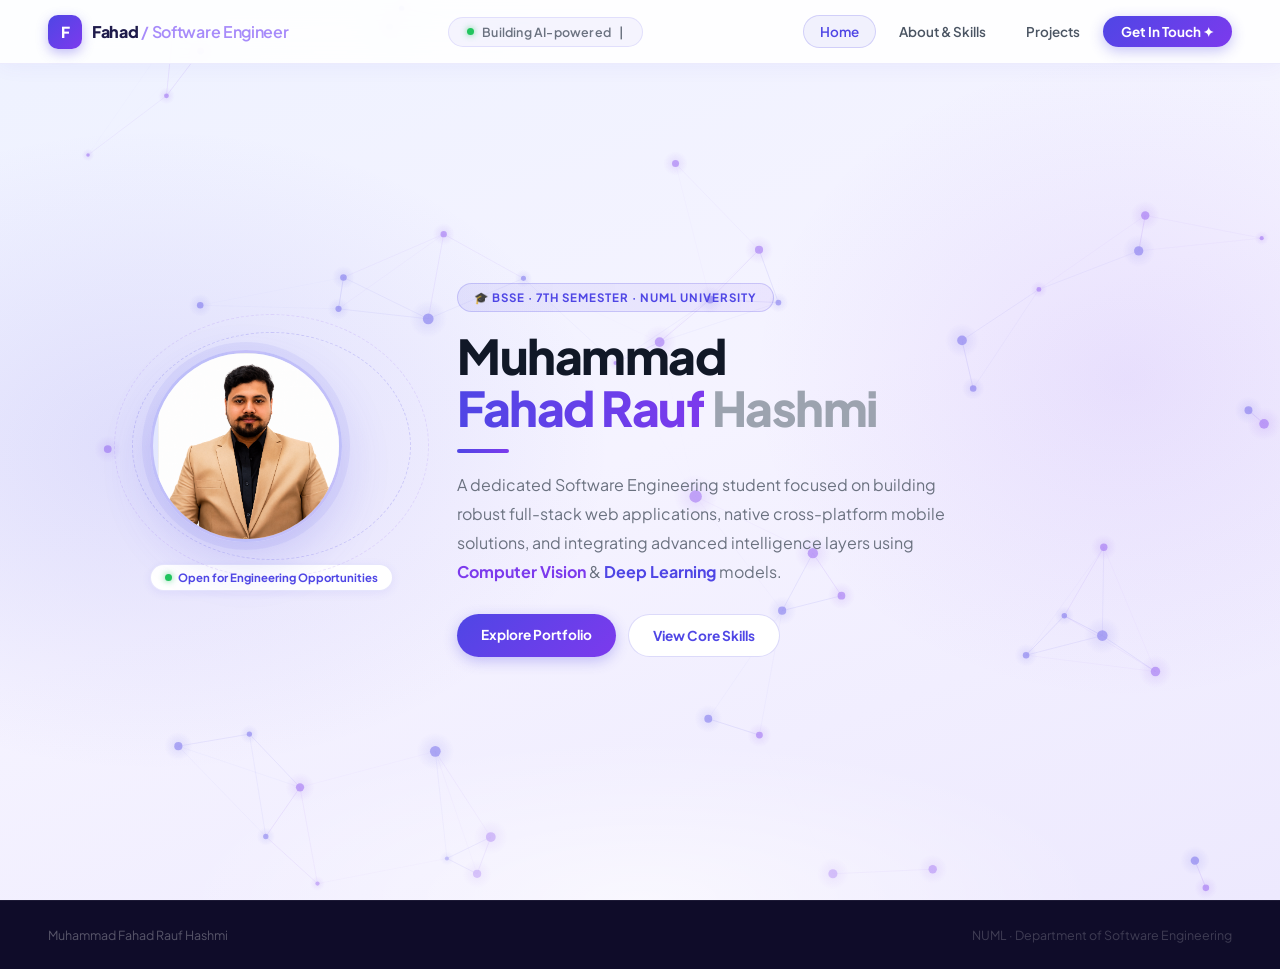
<file: index.html>
<!DOCTYPE html>
<html lang="en">

<head>
  <meta charset="UTF-8" />
  <meta name="viewport" content="width=device-width, initial-scale=1.0" />
  <title>Fahad | Software Engineer Portfolio</title>
  <link rel="icon" type="image/svg+xml"
    href="data:image/svg+xml,<svg xmlns='http://www.w3.org/2000/svg' viewBox='0 0 32 32'><rect width='32' height='32' rx='9' fill='url(%23g)'/><linearGradient id='g' x1='0%27 y1='0%27 x2='100%27 y2='100%27><stop offset='0%25' stop-color='%234f46e5'/><stop offset='100%25' stop-color='%237c3aed'/></linearGradient><text x='50%25' y='55%25' dominant-baseline='middle' text-anchor='middle' fill='%23fff' font-family='sans-serif' font-weight='900' font-size='18'>F</text></svg>">
  <link href="https://fonts.googleapis.com/css2?family=Plus+Jakarta+Sans:wght@400;500;600;700;800&display=swap"
    rel="stylesheet" />
  <link href="https://unpkg.com/aos@2.3.4/dist/aos.css" rel="stylesheet" />
  <link rel="stylesheet" href="./assets/style.css">
  <script src="https://unpkg.com/aos@2.3.4/dist/aos.js"></script>
</head>

<body>

  <!-- ══════════ NAVBAR ══════════ -->
  <nav id="navbar">
    <!-- Brand -->
    <div class="nav-brand">
      <div class="brand-badge">F</div>
      <span class="brand-text">
        Fahad <span class="brand-sub">/ Software Engineer</span>
      </span>
    </div>

    <!-- Center — typing tagline -->
    <div class="nav-center">
      <span class="pulse-dot"></span>
      <span id="nav-type"></span><span id="nav-cursor">|</span>
    </div>
    <!-- Hamburger -->
    <div class="hamburger" id="hamburger">
      <span></span>
      <span></span>
      <span></span>
    </div>

    <!-- Links -->
    <div class="nav-links" id="nav-links">
      <a href="index.html" class="nav-link active">Home</a>
      <a href="about.html" class="nav-link">About & Skills</a>
      <a href="projects.html" class="nav-link">Projects</a>
      <a href="contact.html" class="nav-cta">Get In Touch ✦</a>
    </div>
  </nav>

  <!-- ══════════ HERO SECTION ══════════ -->
  <section id="home" class="hero-sec">
    <!-- Neural Network Canvas -->
    <canvas id="neural-canvas"></canvas>
    <div class="radial-overlays"></div>

    <div class="hero-inner">
      <!-- Avatar Wrapper -->
      <div class="avatar-wrap" data-aos="fade-right" data-aos-duration="700">
        <div class="avatar-animation-container">
          <div class="orbit-ring-outer"></div>
          <div class="orbit-ring-inner"></div>
          <div class="avatar-circle">
            <img src="./assets/Fahad_pic.png" alt="Muhammad Fahad"
              style="width: 100%; height: 100%; object-fit: cover;">
            <div class="avatar-shine"></div>
          </div>
        </div>
        <div class="status-pill">
          <span class="pulse-dot"></span>
          Open for Engineering Opportunities
        </div>
      </div>

      <!-- Hero Core Content -->
      <div class="hero-text-block" data-aos="fade-left" data-aos-duration="700" data-aos-delay="100">
        <div class="degree-badge">
          🎓 BSSE · 7th Semester · NUML University
        </div>

        <h1 class="hero-name">
          Muhammad<br />
          <span class="shimmer-text">Fahad Rauf</span>
          <span class="surname-text"> Hashmi</span>
        </h1>

        <div class="accent-line"></div>

        <p class="hero-intro">
          A dedicated Software Engineering student focused on building robust full-stack web applications, native
          cross-platform mobile solutions, and integrating advanced intelligence layers using
          <span class="highlight-purple">Computer Vision</span> &
          <span class="highlight-indigo">Deep Learning</span> models.
        </p>

        <div class="hero-action-buttons">
          <a href="projects.html" class="hero-btn-primary">Explore Portfolio</a>
          <a href="about.html" class="hero-btn-secondary">View Core Skills</a>
        </div>
      </div>
    </div>
  </section>

  <!-- ══════════ FOOTER ══════════ -->
  <footer>
    <span class="footer-meta">Muhammad Fahad Rauf Hashmi</span>
    <span class="footer-inst">NUML · Department of Software Engineering</span>
  </footer>

  <script src="./assets/script.js"></script>
</body>

</html>
</file>
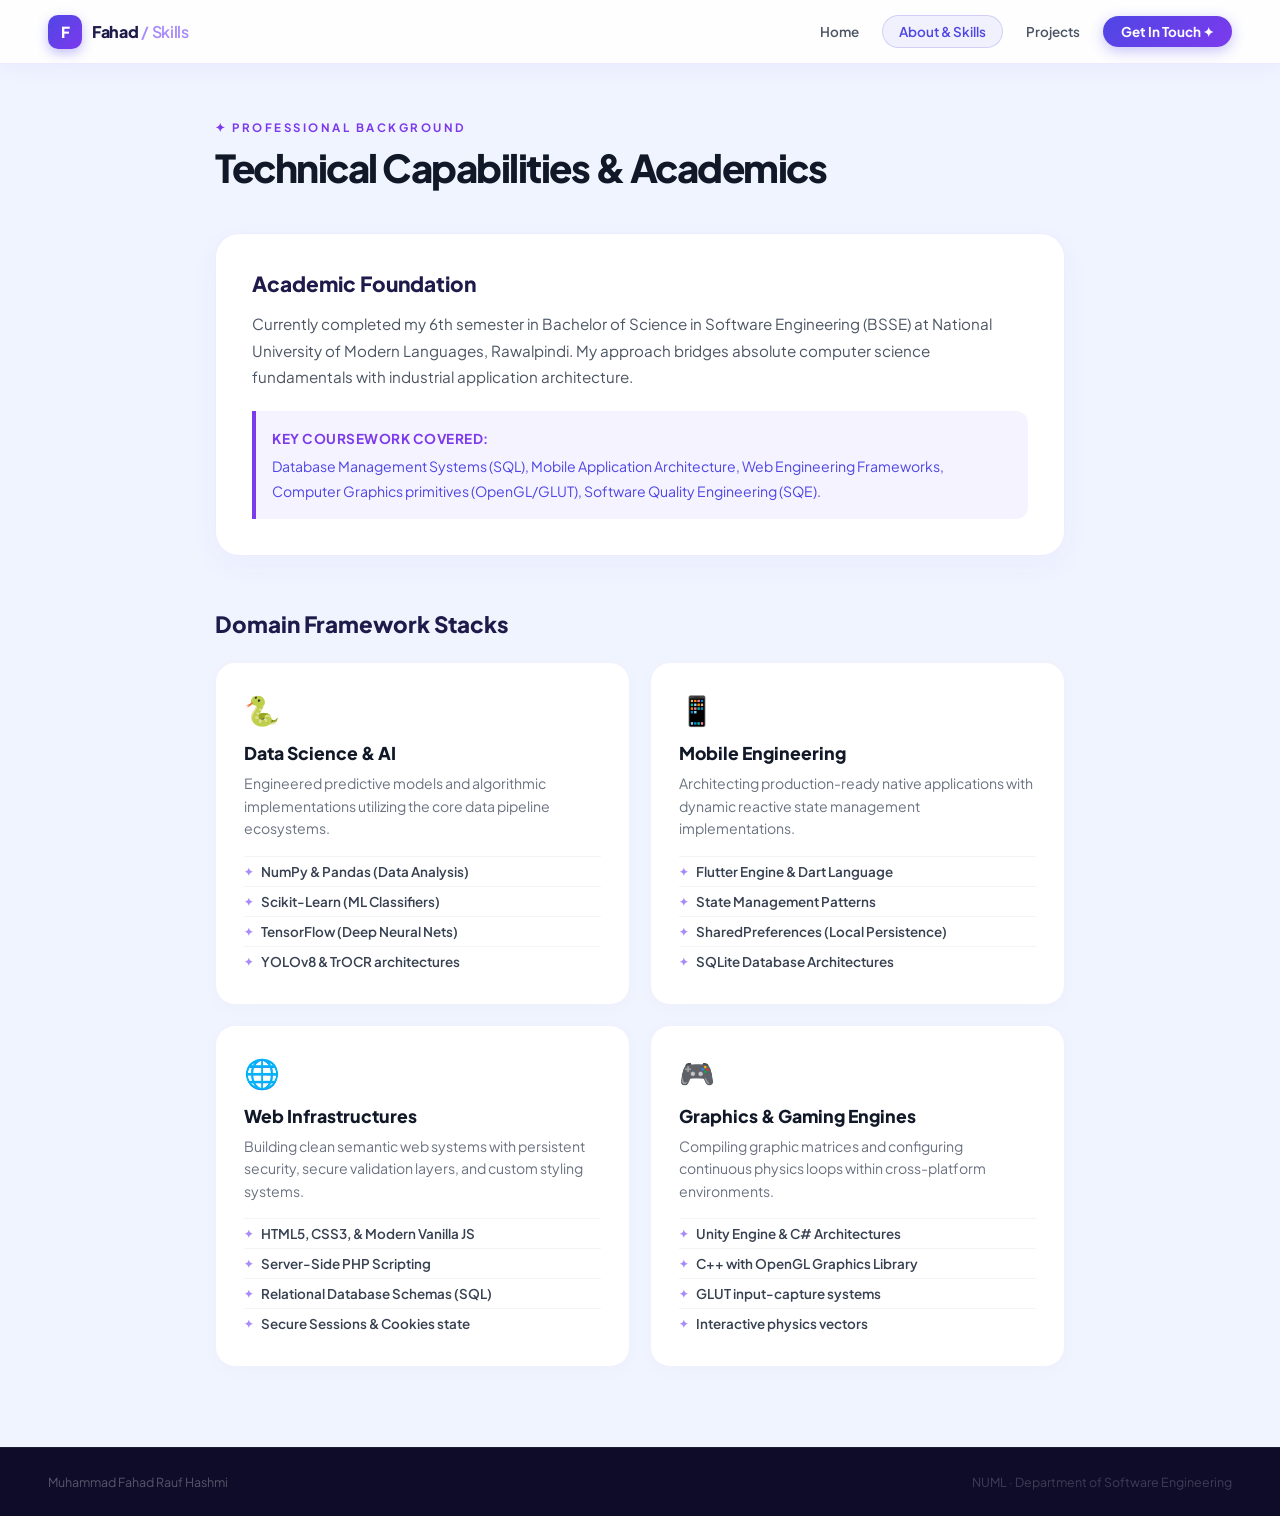
<file: about.html>
<!DOCTYPE html>
<html lang="en">

<head>
  <meta charset="UTF-8" />
  <meta name="viewport" content="width=device-width, initial-scale=1.0" />
  <title>About & Skills | Fahad</title>
  <link rel="icon" type="image/svg+xml"
    href="data:image/svg+xml,<svg xmlns='http://www.w3.org/2000/svg' viewBox='0 0 32 32'><rect width='32' height='32' rx='9' fill='url(%23g)'/><linearGradient id='g' x1='0%27 y1='0%27 x2='100%27 y2='100%27><stop offset='0%25' stop-color='%234f46e5'/><stop offset='100%25' stop-color='%237c3aed'/></linearGradient><text x='50%25' y='55%25' dominant-baseline='middle' text-anchor='middle' fill='%23fff' font-family='sans-serif' font-weight='900' font-size='18'>F</text></svg>">
  <link href="https://fonts.googleapis.com/css2?family=Plus+Jakarta+Sans:wght@400;500;600;700;800&display=swap"
    rel="stylesheet" />
  <link href="https://unpkg.com/aos@2.3.4/dist/aos.css" rel="stylesheet" />
  <link rel="stylesheet" href="./assets/style.css">
  <script src="https://unpkg.com/aos@2.3.4/dist/aos.js"></script>
</head>

<body>

  <nav id="navbar">
    <div class="nav-brand">
      <div class="brand-badge">F</div>
      <span class="brand-text">Fahad <span class="brand-sub">/ Skills</span></span>
    </div>

    <!-- Hamburger -->
    <div class="hamburger" id="hamburger">
      <span></span>
      <span></span>
      <span></span>
    </div>
    <div class="nav-links" id="nav-links">
      <a href="index.html" class="nav-link">Home</a>
      <a href="about.html" class="nav-link active">About & Skills</a>
      <a href="projects.html" class="nav-link">Projects</a>
      <a href="contact.html" class="nav-cta">Get In Touch ✦</a>
    </div>
  </nav>

  <section class="subpage-sec">
    <div class="container-mid">
      <div data-aos="fade-up" data-aos-duration="700">
        <div class="section-tag">✦ Professional Background</div>
        <h2 class="section-heading text-dark">Technical Capabilities & Academics</h2>
      </div>

      <!-- Biography & Motivation Section (Derived from your internal AI motivations) -->
      <div class="about-grid" data-aos="fade-up" data-aos-duration="800">
        <div class="about-card-main">
          <h3>Academic Foundation</h3>
          <p>Currently completed my 6th semester in Bachelor of Science in Software Engineering (BSSE) at National
            University of Modern Languages, Rawalpindi. My approach bridges absolute computer science fundamentals with
            industrial application architecture.</p>

          <div class="academic-meta-box">
            <strong>Key Coursework Covered:</strong>
            <p>Database Management Systems (SQL), Mobile Application Architecture, Web Engineering Frameworks, Computer
              Graphics primitives (OpenGL/GLUT), Software Quality Engineering (SQE).</p>
          </div>
        </div>
      </div>

      <!-- Core Skills Multi-Grid Layout -->
      <h3 class="subsection-title" data-aos="fade-up">Domain Framework Stacks</h3>
      <div class="skills-matrix">

        <!-- AI / Data Science Stack -->
        <div class="matrix-card" data-aos="zoom-in" data-aos-delay="100">
          <div class="matrix-icon">🐍</div>
          <h4>Data Science & AI</h4>
          <p>Engineered predictive models and algorithmic implementations utilizing the core data pipeline ecosystems.
          </p>
          <ul>
            <li>NumPy & Pandas (Data Analysis)</li>
            <li>Scikit-Learn (ML Classifiers)</li>
            <li>TensorFlow (Deep Neural Nets)</li>
            <li>YOLOv8 & TrOCR architectures</li>
          </ul>
        </div>

        <!-- Mobile Application Development -->
        <div class="matrix-card" data-aos="zoom-in" data-aos-delay="200">
          <div class="matrix-icon">📱</div>
          <h4>Mobile Engineering</h4>
          <p>Architecting production-ready native applications with dynamic reactive state management implementations.
          </p>
          <ul>
            <li>Flutter Engine & Dart Language</li>
            <li>State Management Patterns</li>
            <li>SharedPreferences (Local Persistence)</li>
            <li>SQLite Database Architectures</li>
          </ul>
        </div>

        <!-- Web Engineering Architecture -->
        <div class="matrix-card" data-aos="zoom-in" data-aos-delay="300">
          <div class="matrix-icon">🌐</div>
          <h4>Web Infrastructures</h4>
          <p>Building clean semantic web systems with persistent security, secure validation layers, and custom styling
            systems.</p>
          <ul>
            <li>HTML5, CSS3, & Modern Vanilla JS</li>
            <li>Server-Side PHP Scripting</li>
            <li>Relational Database Schemas (SQL)</li>
            <li>Secure Sessions & Cookies state</li>
          </ul>
        </div>

        <!-- Game & Graphics Computing -->
        <div class="matrix-card" data-aos="zoom-in" data-aos-delay="400">
          <div class="matrix-icon">🎮</div>
          <h4>Graphics & Gaming Engines</h4>
          <p>Compiling graphic matrices and configuring continuous physics loops within cross-platform environments.</p>
          <ul>
            <li>Unity Engine & C# Architectures</li>
            <li>C++ with OpenGL Graphics Library</li>
            <li>GLUT input-capture systems</li>
            <li>Interactive physics vectors</li>
          </ul>
        </div>

      </div>
    </div>
  </section>

  <footer>
    <span class="footer-meta">Muhammad Fahad Rauf Hashmi</span>
    <span class="footer-inst">NUML · Department of Software Engineering</span>
  </footer>

  <script src="./assets/script.js"></script>
</body>

</html>
</file>
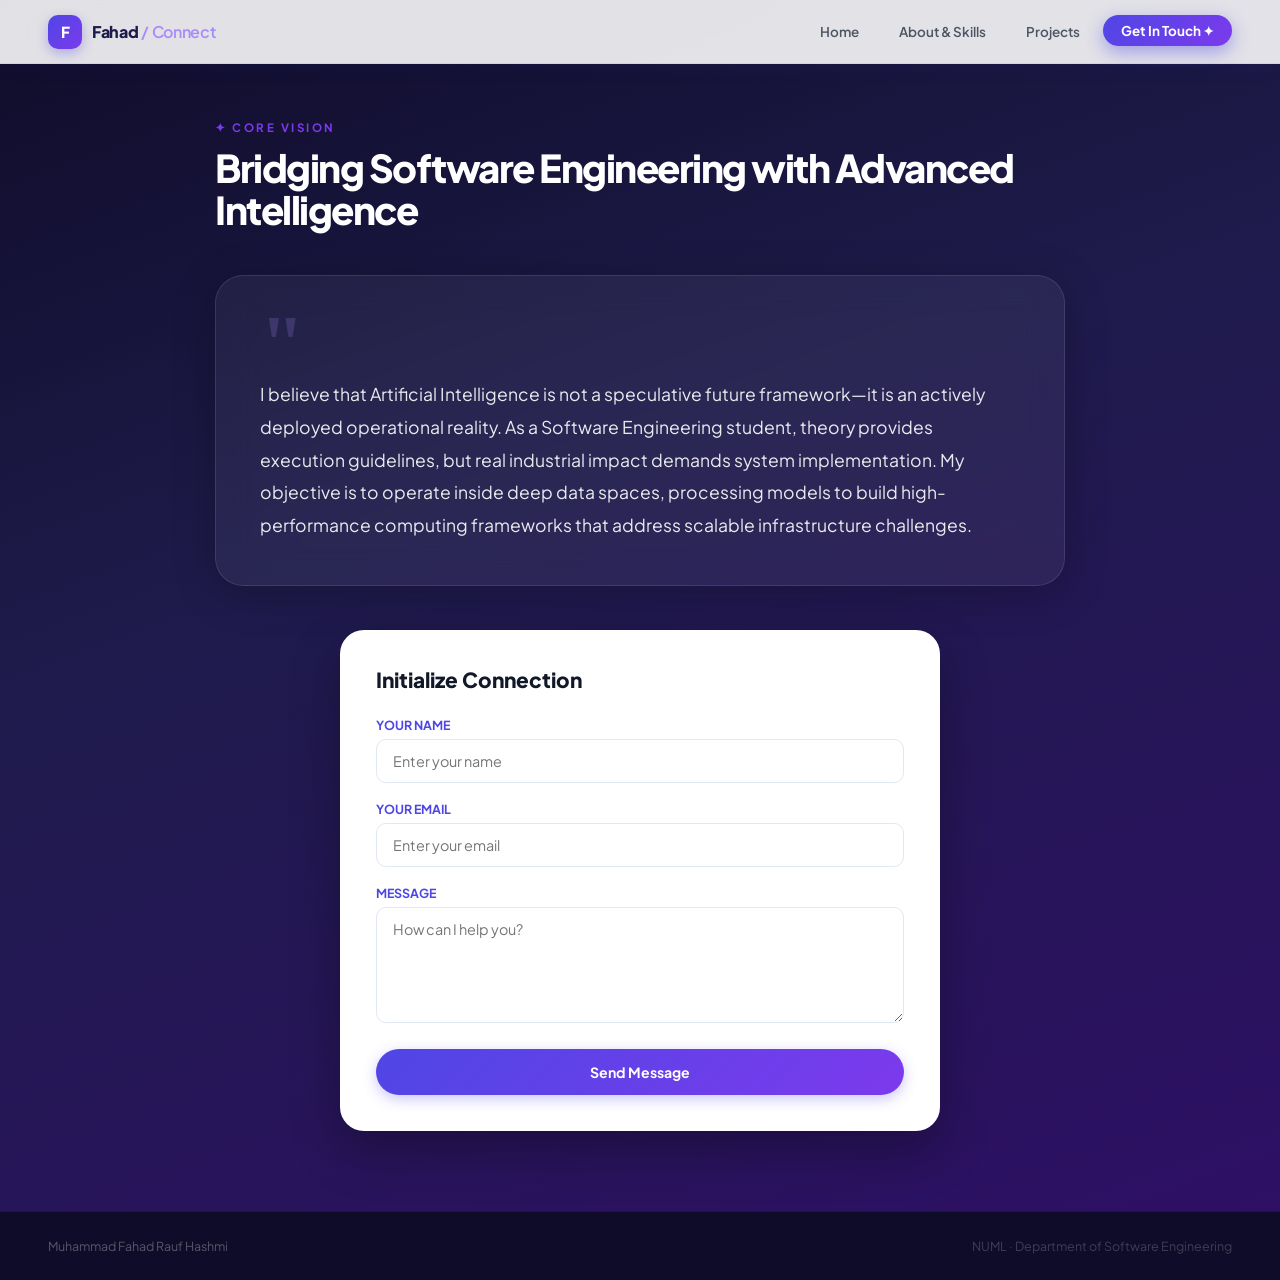
<file: contact.html>
<!DOCTYPE html>
<html lang="en">

<head>
  <meta charset="UTF-8" />
  <meta name="viewport" content="width=device-width, initial-scale=1.0" />
  <title>Connect | Fahad</title>
  <link rel="icon" type="image/svg+xml"
    href="data:image/svg+xml,<svg xmlns='http://www.w3.org/2000/svg' viewBox='0 0 32 32'><rect width='32' height='32' rx='9' fill='url(%23g)'/><linearGradient id='g' x1='0%27 y1='0%27 x2='100%27 y2='100%27><stop offset='0%25' stop-color='%234f46e5'/><stop offset='100%25' stop-color='%237c3aed'/></linearGradient><text x='50%25' y='55%25' dominant-baseline='middle' text-anchor='middle' fill='%23fff' font-family='sans-serif' font-weight='900' font-size='18'>F</text></svg>">
  <link href="https://fonts.googleapis.com/css2?family=Plus+Jakarta+Sans:wght@400;500;600;700;800&display=swap"
    rel="stylesheet" />
  <link href="https://unpkg.com/aos@2.3.4/dist/aos.css" rel="stylesheet" />
  <link rel="stylesheet" href="./assets/style.css">
  <script src="https://unpkg.com/aos@2.3.4/dist/aos.js"></script>
</head>

<body>

  <nav id="navbar">
    <div class="nav-brand">
      <div class="brand-badge">F</div>
      <span class="brand-text">Fahad <span class="brand-sub">/ Connect</span></span>
    </div>
    <!-- Hamburger -->
    <div class="hamburger" id="hamburger">
      <span></span>
      <span></span>
      <span></span>
    </div>
    <div class="nav-links" id="nav-links">
      <a href="index.html" class="nav-link">Home</a>
      <a href="about.html" class="nav-link">About & Skills</a>
      <a href="projects.html" class="nav-link">Projects</a>
      <a href="contact.html" class="nav-cta active">Get In Touch ✦</a>
    </div>
  </nav>

  <!-- Modified "Why AI" into Core Professional Vision Block -->
  <section class="vision-and-contact-sec">
    <div class="container-mid">

      <div data-aos="fade-up" data-aos-duration="700">
        <div class="section-tag">✦ Core Vision</div>
        <h2 class="section-heading text-light">Bridging Software Engineering with Advanced Intelligence</h2>
      </div>

      <!-- The original "Why AI" motivation block updated seamlessly for English audience -->
      <div class="vision-card-wrap" data-aos="fade-up" data-aos-duration="800">
        <div class="quote-mark">"</div>
        <p class="vision-statement-para">
          I believe that Artificial Intelligence is not a speculative future framework—it is an actively deployed
          operational reality. As a Software Engineering student, theory provides execution guidelines, but real
          industrial impact demands system implementation. My objective is to operate inside deep data spaces,
          processing models to build high-performance computing frameworks that address scalable infrastructure
          challenges.
        </p>
      </div>

      <!-- Contact Form Container -->
      <div class="contact-box-layout" data-aos="fade-up" data-aos-delay="200">
        <h3>Initialize Connection</h3>
        <form action="https://formspree.io/f/maqgboyn" method="POST" class="portfolio-contact-form">

          <div class="form-input-group">
            <label for="name">Your Name</label>
            <input type="text" id="name" name="name" required placeholder="Enter your name">
          </div>

          <div class="form-input-group">
            <label for="email">Your Email</label>
            <input type="email" id="email" name="_replyto" required placeholder="Enter your email">
          </div>

          <div class="form-input-group">
            <label for="message">Message</label>
            <textarea id="message" name="message" rows="5" required placeholder="How can I help you?"></textarea>
          </div>

          <button type="submit" class="contact-submit-btn">Send Message</button>
        </form>
      </div>

    </div>
  </section>

  <footer>
    <span class="footer-meta">Muhammad Fahad Rauf Hashmi</span>
    <span class="footer-inst">NUML · Department of Software Engineering</span>
  </footer>

  <script src="./assets/script.js"></script>
</body>

</html>
</file>
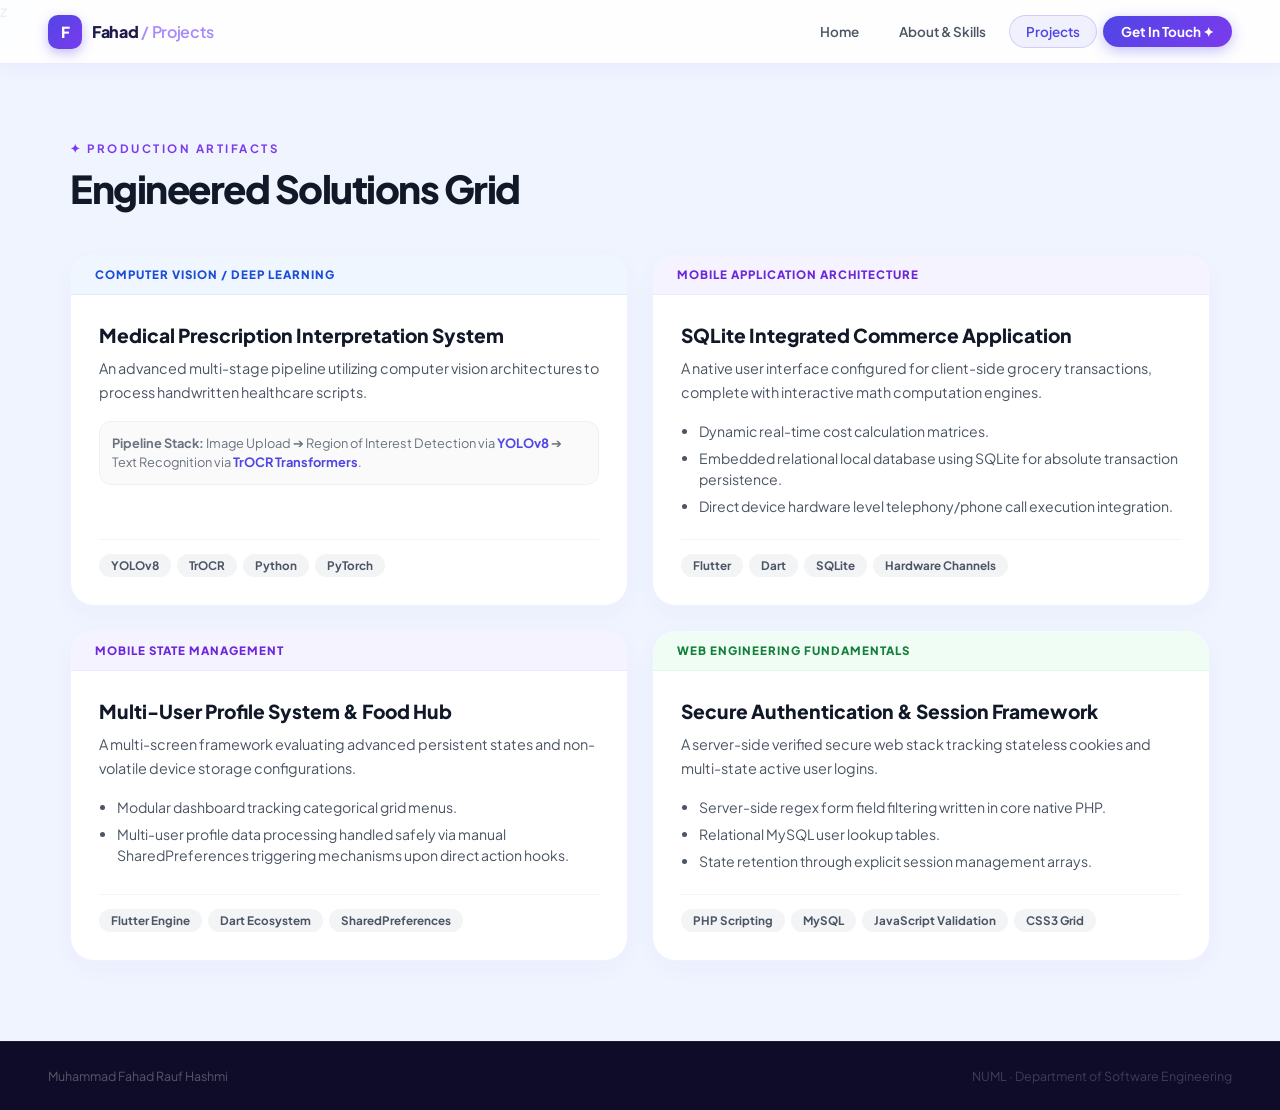
<file: projects.html>
z
<!DOCTYPE html>
<html lang="en">

<head>
  <meta charset="UTF-8" />
  <meta name="viewport" content="width=device-width, initial-scale=1.0" />
  <title>Engineering Showcase | Fahad</title>
  <link rel="icon" type="image/svg+xml"
    href="data:image/svg+xml,<svg xmlns='http://www.w3.org/2000/svg' viewBox='0 0 32 32'><rect width='32' height='32' rx='9' fill='url(%23g)'/><linearGradient id='g' x1='0%27 y1='0%27 x2='100%27 y2='100%27><stop offset='0%25' stop-color='%234f46e5'/><stop offset='100%25' stop-color='%237c3aed'/></linearGradient><text x='50%25' y='55%25' dominant-baseline='middle' text-anchor='middle' fill='%23fff' font-family='sans-serif' font-weight='900' font-size='18'>F</text></svg>">
  <link href="https://fonts.googleapis.com/css2?family=Plus+Jakarta+Sans:wght@400;500;600;700;800&display=swap"
    rel="stylesheet" />
  <link href="https://unpkg.com/aos@2.3.4/dist/aos.css" rel="stylesheet" />
  <link rel="stylesheet" href="./assets/style.css">
  <script src="https://unpkg.com/aos@2.3.4/dist/aos.js"></script>
</head>

<body>

  <nav id="navbar">
    <div class="nav-brand">
      <div class="brand-badge">F</div>
      <span class="brand-text">Fahad <span class="brand-sub">/ Projects</span></span>
    </div>
    <!-- Hamburger -->
    <div class="hamburger" id="hamburger">
      <span></span>
      <span></span>
      <span></span>
    </div>
    <div class="nav-links" id="nav-links">
      <a href="index.html" class="nav-link">Home</a>
      <a href="about.html" class="nav-link">About & Skills</a>
      <a href="projects.html" class="nav-link active">Projects</a>
      <a href="contact.html" class="nav-cta">Get In Touch ✦</a>
    </div>
  </nav>

  <section class="subpage-sec">
    <div class="container-wide">
      <div data-aos="fade-up" data-aos-duration="700">
        <div class="section-tag">✦ Production Artifacts</div>
        <h2 class="section-heading text-dark">Engineered Solutions Grid</h2>
      </div>

      <div class="projects-grid">

        <!-- Project 1: FYP Prescription Interpretation System -->
        <div class="project-show-card" data-aos="fade-up" data-aos-delay="100">
          <div class="project-card-header tag-ai">Computer Vision / Deep Learning</div>
          <div class="project-card-body">
            <h4>Medical Prescription Interpretation System</h4>
            <p>An advanced multi-stage pipeline utilizing computer vision architectures to process handwritten
              healthcare scripts.</p>
            <div class="pipeline-flow">
              <strong>Pipeline Stack:</strong> Image Upload ➔ Region of Interest Detection via <span>YOLOv8</span> ➔
              Text Recognition via <span>TrOCR Transformers</span>.
            </div>
            <div class="tech-tags-list">
              <span>YOLOv8</span><span>TrOCR</span><span>Python</span><span>PyTorch</span>
            </div>
          </div>
        </div>

        <!-- Project 2: Flutter Grocery Application -->
        <div class="project-show-card" data-aos="fade-up" data-aos-delay="200">
          <div class="project-card-header tag-mobile">Mobile Application Architecture</div>
          <div class="project-card-body">
            <h4>SQLite Integrated Commerce Application</h4>
            <p>A native user interface configured for client-side grocery transactions, complete with interactive math
              computation engines.</p>
            <ul>
              <li>Dynamic real-time cost calculation matrices.</li>
              <li>Embedded relational local database using SQLite for absolute transaction persistence.</li>
              <li>Direct device hardware level telephony/phone call execution integration.</li>
            </ul>
            <div class="tech-tags-list">
              <span>Flutter</span><span>Dart</span><span>SQLite</span><span>Hardware Channels</span>
            </div>
          </div>
        </div>

        <!-- Project 3: Food Delivery Engine (Lab Exam Scope) -->
        <div class="project-show-card" data-aos="fade-up" data-aos-delay="300">
          <div class="project-card-header tag-mobile">Mobile State Management</div>
          <div class="project-card-body">
            <h4>Multi-User Profile System & Food Hub</h4>
            <p>A multi-screen framework evaluating advanced persistent states and non-volatile device storage
              configurations.</p>
            <ul>
              <li>Modular dashboard tracking categorical grid menus.</li>
              <li>Multi-user profile data processing handled safely via manual SharedPreferences triggering mechanisms
                upon direct action hooks.</li>
            </ul>
            <div class="tech-tags-list">
              <span>Flutter Engine</span><span>Dart Ecosystem</span><span>SharedPreferences</span>
            </div>
          </div>
        </div>

        <!-- Project 4: Web Form Security & Validation Engine -->
        <div class="project-show-card" data-aos="fade-up" data-aos-delay="400">
          <div class="project-card-header tag-web">Web Engineering Fundamentals</div>
          <div class="project-card-body">
            <h4>Secure Authentication & Session Framework</h4>
            <p>A server-side verified secure web stack tracking stateless cookies and multi-state active user logins.
            </p>
            <ul>
              <li>Server-side regex form field filtering written in core native PHP.</li>
              <li>Relational MySQL user lookup tables.</li>
              <li>State retention through explicit session management arrays.</li>
            </ul>
            <div class="tech-tags-list">
              <span>PHP Scripting</span><span>MySQL</span><span>JavaScript Validation</span><span>CSS3 Grid</span>
            </div>
          </div>
        </div>

      </div>
    </div>
  </section>

  <footer>
    <span class="footer-meta">Muhammad Fahad Rauf Hashmi</span>
    <span class="footer-inst">NUML · Department of Software Engineering</span>
  </footer>

  <script src="./assets/script.js"></script>
</body>

</html>
</file>
<file: assets/style.css>
/* ══════════ 1. KEYFRAMES & GLOBAL SYSTEM ══════════ */
@keyframes float {

  0%,
  100% {
    transform: translateY(0)
  }

  50% {
    transform: translateY(-11px)
  }
}

@keyframes shimmer {
  0% {
    background-position: -200% center
  }

  100% {
    background-position: 200% center
  }
}

@keyframes pulse {

  0%,
  100% {
    opacity: 1
  }

  50% {
    opacity: .4
  }
}

@keyframes fadeDown {
  from {
    opacity: 0;
    transform: translateY(-10px)
  }

  to {
    opacity: 1;
    transform: translateY(0)
  }
}

@keyframes spinRing {
  from {
    transform: rotate(0deg)
  }

  to {
    transform: rotate(360deg)
  }
}

@keyframes spinRingRev {
  from {
    transform: rotate(0deg)
  }

  to {
    transform: rotate(-360deg)
  }
}

@keyframes cardGlow {
  0% {
    box-shadow: 0 4px 24px rgba(79, 70, 229, .12);
  }

  100% {
    box-shadow: 0 8px 40px rgba(124, 58, 237, .35), 0 0 0 3px rgba(167, 139, 250, .25);
  }
}

* {
  margin: 0;
  padding: 0;
  box-sizing: border-box;
}

html {
  scroll-behavior: smooth;
}

body {
  font-family: 'Plus Jakarta Sans', sans-serif;
  background: #f0f4ff;
  color: #1a1a2e;
  overflow-x: hidden;
}

/* ══════════ 2. REUSABLE INFRASTRUCTURE ══════════ */
#navbar {
  position: fixed;
  top: 0;
  left: 0;
  right: 0;
  z-index: 999;
  display: flex;
  align-items: center;
  justify-content: space-between;
  padding: 0 48px;
  height: 64px;
  background: rgba(255, 255, 255, 0.88);
  backdrop-filter: blur(20px);
  border-bottom: 1px solid rgba(79, 70, 229, 0.1);
  box-shadow: 0 2px 20px rgba(79, 70, 229, 0.06);
  transition: box-shadow .3s;
}

.nav-brand {
  display: flex;
  align-items: center;
  gap: 10px;
}

.brand-badge {
  width: 34px;
  height: 34px;
  border-radius: 10px;
  background: linear-gradient(135deg, #4f46e5, #7c3aed);
  display: flex;
  align-items: center;
  justify-content: center;
  font-size: .95rem;
  font-weight: 800;
  color: #fff;
  box-shadow: 0 4px 12px rgba(79, 70, 229, .35);
}

.brand-text {
  font-size: 1rem;
  font-weight: 800;
  letter-spacing: -.3px;
  color: #1e1b4b;
}

.brand-sub {
  color: #a78bfa;
  font-weight: 600;
}

.nav-center {
  display: flex;
  align-items: center;
  gap: 8px;
  font-size: .78rem;
  font-weight: 600;
  color: #6b7280;
  background: rgba(79, 70, 229, .05);
  border: 1px solid rgba(79, 70, 229, .12);
  border-radius: 100px;
  padding: 6px 18px;
  letter-spacing: .2px;
}

.pulse-dot {
  width: 7px;
  height: 7px;
  border-radius: 50%;
  background: #22c55e;
  box-shadow: 0 0 6px rgba(34, 197, 94, .7);
  animation: pulse 2s ease-in-out infinite;
  flex-shrink: 0;
}

/* ══════════ HAMBURGER ══════════ */
.hamburger {
  display: none;
  flex-direction: column;
  cursor: pointer;
  gap: 4px;
}

.hamburger span {
  width: 22px;
  height: 2px;
  background: #4f46e5;
  border-radius: 2px;
  transition: 0.3s;
}

/* ══════════ MOBILE NAV ══════════ */
@media (max-width: 768px) {

  #navbar {
    padding: 0 20px;
  }

  .nav-center {
    display: none;
    /* typing hide on mobile */
  }

  .hamburger {
    display: flex;
  }

  .nav-links {
    position: absolute;
    top: 64px;
    right: 0;
    width: 100%;
    flex-direction: column;
    background: rgba(255, 255, 255, 0.95);
    backdrop-filter: blur(20px);
    border-top: 1px solid rgba(79, 70, 229, 0.1);
    padding: 20px;
    gap: 10px;

    transform: translateY(-120%);
    opacity: 0;
    pointer-events: none;
    transition: 0.3s ease;
  }

  .nav-links.active {
    transform: translateY(0);
    opacity: 1;
    pointer-events: auto;
  }

  .nav-link,
  .nav-cta {
    width: 100%;
    text-align: center;
    padding: 12px;
  }
}

.nav-links {
  display: flex;
  gap: 6px;
  align-items: center;
}

.nav-link {
  color: #4b5563;
  text-decoration: none;
  font-size: .84rem;
  font-weight: 600;
  padding: 7px 16px;
  border-radius: 100px;
  border: 1px solid transparent;
  transition: all .2s;
}

.nav-link:hover,
.nav-link.active {
  color: #4f46e5;
  background: rgba(79, 70, 229, .07);
  border-color: rgba(79, 70, 229, .2);
}

.nav-cta {
  color: #fff;
  text-decoration: none;
  font-size: .84rem;
  font-weight: 700;
  padding: 7px 18px;
  border-radius: 100px;
  background: linear-gradient(135deg, #4f46e5, #7c3aed);
  box-shadow: 0 4px 14px rgba(79, 70, 229, .32);
  transition: all .2s;
}

.nav-cta:hover,
.nav-cta.active {
  transform: translateY(-1px);
  box-shadow: 0 6px 18px rgba(79, 70, 229, .45);
  color: #fff;
}

/* ══════════ 3. HERO CORE FRAMEWORK ══════════ */
.hero-sec {
  min-height: 100vh;
  display: flex;
  align-items: center;
  justify-content: center;
  padding: 120px 48px 80px;
  position: relative;
  overflow: hidden;
  background: linear-gradient(160deg, #eef2ff 0%, #f5f3ff 50%, #ede9fe 100%);
}

#neural-canvas {
  position: absolute;
  inset: 0;
  width: 100%;
  height: 100%;
  pointer-events: none;
  opacity: .55;
}

.radial-overlays {
  position: absolute;
  inset: 0;
  pointer-events: none;
  background:
    radial-gradient(ellipse 55% 55% at 12% 50%, rgba(79, 70, 229, .13) 0%, transparent 65%),
    radial-gradient(ellipse 45% 55% at 88% 42%, rgba(124, 58, 237, .1) 0%, transparent 65%),
    radial-gradient(ellipse 60% 30% at 50% 100%, rgba(255, 255, 255, .6) 0%, transparent 60%);
}

.hero-inner {
  max-width: 980px;
  width: 100%;
  display: flex;
  align-items: center;
  gap: 64px;
  position: relative;
  z-index: 1;
}

.avatar-animation-container {
  animation: float 4s ease-in-out infinite;
  position: relative;
}

.orbit-ring-outer {
  position: absolute;
  inset: -18px;
  border-radius: 50%;
  border: 1.5px dashed rgba(79, 70, 229, .2);
  animation: spinRing 14s linear infinite;
  pointer-events: none;
}

.orbit-ring-inner {
  position: absolute;
  inset: -36px;
  border-radius: 50%;
  border: 1px dashed rgba(124, 58, 237, .12);
  animation: spinRingRev 20s linear infinite;
  pointer-events: none;
}

.avatar-circle {
  width: 192px;
  height: 192px;
  border-radius: 50%;
  background: linear-gradient(135deg, #e0e7ff, #ede9fe);
  border: 3px solid rgba(79, 70, 229, .25);
  box-shadow: 0 0 0 8px rgba(79, 70, 229, .07), 0 20px 50px rgba(79, 70, 229, .18);
  display: flex;
  align-items: center;
  justify-content: center;
  position: relative;
  overflow: hidden;
}

.avatar-circle img {
  display: block;
  margin: 0 auto;
  transform: translateX(5px);
}

.avatar-letter {
  font-size: 4.5rem;
  font-weight: 800;
  background: linear-gradient(135deg, #4f46e5, #7c3aed);
  -webkit-background-clip: text;
  background-clip: text;
  -webkit-text-fill-color: transparent;
}

.avatar-shine {
  position: absolute;
  top: -40%;
  left: -30%;
  width: 55%;
  height: 55%;
  border-radius: 50%;
  background: radial-gradient(circle, rgba(255, 255, 255, .6), transparent 70%);
  pointer-events: none;
}

.status-pill {
  margin-top: 22px;
  display: flex;
  align-items: center;
  justify-content: center;
  gap: 6px;
  background: #fff;
  border: 1px solid rgba(79, 70, 229, .14);
  border-radius: 100px;
  padding: 5px 14px;
  box-shadow: 0 2px 10px rgba(79, 70, 229, .08);
  font-size: .71rem;
  font-weight: 700;
  color: #4f46e5;
}

.degree-badge {
  display: inline-flex;
  align-items: center;
  gap: 8px;
  background: linear-gradient(90deg, rgba(79, 70, 229, .09), rgba(124, 58, 237, .07));
  border: 1.5px solid rgba(79, 70, 229, .22);
  border-radius: 100px;
  padding: 6px 16px;
  font-size: .72rem;
  font-weight: 700;
  color: #4f46e5;
  letter-spacing: 1px;
  text-transform: uppercase;
  margin-bottom: 18px;
}

.hero-name {
  font-size: 3rem;
  font-weight: 800;
  line-height: 1.1;
  letter-spacing: -1.5px;
  color: #111827;
  margin-bottom: 14px;
}

.shimmer-text {
  background: linear-gradient(90deg, #4f46e5 0%, #7c3aed 50%, #4f46e5 100%);
  background-size: 200%;
  -webkit-background-clip: text;
  -webkit-text-fill-color: transparent;
  background-clip: text;
  animation: shimmer 4s linear infinite;
}

.surname-text {
  color: #9ca3af;
}

.accent-line {
  width: 52px;
  height: 4px;
  border-radius: 2px;
  background: linear-gradient(90deg, #4f46e5, #7c3aed);
  margin-bottom: 18px;
}

.hero-intro {
  font-size: 1rem;
  line-height: 1.8;
  color: #6b7280;
  max-width: 520px;
}

.highlight-purple {
  color: #7c3aed;
  font-weight: 700;
}

.highlight-indigo {
  color: #4f46e5;
  font-weight: 700;
}

.hero-action-buttons {
  margin-top: 28px;
  display: flex;
  gap: 12px;
}

.hero-btn-primary {
  padding: 12px 24px;
  border-radius: 100px;
  background: linear-gradient(135deg, #4f46e5, #7c3aed);
  color: #fff;
  text-decoration: none;
  font-size: .85rem;
  font-weight: 700;
  box-shadow: 0 4px 14px rgba(79, 70, 229, .3);
  transition: all .2s;
}

.hero-btn-primary:hover {
  transform: translateY(-2px);
  box-shadow: 0 6px 20px rgba(79, 70, 229, .45);
}

.hero-btn-secondary {
  padding: 12px 24px;
  border-radius: 100px;
  background: #fff;
  border: 1px solid rgba(79, 70, 229, .2);
  color: #4f46e5;
  text-decoration: none;
  font-size: .85rem;
  font-weight: 700;
  transition: all .2s;
}

.hero-btn-secondary:hover {
  background: #f5f3ff;
  transform: translateY(-2px);
}

/* ══════════ 4. SUBPAGES MULTI-GRID PATTERNS ══════════ */
.subpage-sec {
  padding: 120px 48px 80px;
  min-height: 90vh;
}

.container-mid {
  max-width: 850px;
  width: 100%;
  margin: 0 auto;
}

.container-wide {
  max-width: 1140px;
  width: 100%;
  margin: 0 auto;
}

.section-tag {
  font-size: .72rem;
  font-weight: 700;
  letter-spacing: 2.5px;
  text-transform: uppercase;
  color: #7c3aed;
  margin-bottom: 12px;
}

.section-heading {
  font-size: 2.4rem;
  font-weight: 800;
  letter-spacing: -1.5px;
  line-height: 1.1;
  margin-bottom: 44px;
}

.text-dark {
  color: #111827;
}

.text-light {
  color: #fff;
}

/* About Module layout */
.about-card-main {
  background: #fff;
  border: 1px solid rgba(79, 70, 229, .1);
  border-radius: 24px;
  padding: 36px;
  box-shadow: 0 10px 30px rgba(79, 70, 229, .04);
}

.about-card-main h3 {
  font-size: 1.3rem;
  font-weight: 800;
  color: #1e1b4b;
  margin-bottom: 14px;
}

.about-card-main p {
  color: #4b5563;
  font-size: .95rem;
  line-height: 1.75;
  margin-bottom: 20px;
}

.academic-meta-box {
  background: #f5f3ff;
  border-left: 4px solid #7c3aed;
  padding: 16px;
  border-radius: 0 12px 12px 0;
}

.academic-meta-box strong {
  font-size: .85rem;
  color: #7c3aed;
  text-transform: uppercase;
  letter-spacing: .5px;
}

.academic-meta-box p {
  margin-top: 6px;
  margin-bottom: 0;
  font-size: .88rem;
  color: #4f46e5;
}

.subsection-title {
  font-size: 1.4rem;
  font-weight: 800;
  color: #1e1b4b;
  margin-top: 54px;
  margin-bottom: 24px;
}

/* Skills Matrix layout */
.skills-matrix {
  display: grid;
  grid-template-columns: 1fr 1fr;
  gap: 20px;
}

.matrix-card {
  background: #fff;
  border: 1px solid rgba(79, 70, 229, .08);
  border-radius: 20px;
  padding: 28px;
  box-shadow: 0 4px 20px rgba(0, 0, 0, .02);
  transition: all .25s;
}

.matrix-card:hover {
  transform: translateY(-4px);
  box-shadow: 0 12px 30px rgba(79, 70, 229, .08);
  border-color: rgba(79, 70, 229, .2);
}

.matrix-icon {
  font-size: 1.8rem;
  margin-bottom: 14px;
}

.matrix-card h4 {
  font-size: 1.1rem;
  font-weight: 800;
  color: #111827;
  margin-bottom: 8px;
}

.matrix-card p {
  font-size: .88rem;
  color: #6b7280;
  line-height: 1.6;
  margin-bottom: 16px;
}

.matrix-card ul {
  list-style: none;
}

.matrix-card li {
  font-size: .84rem;
  color: #374151;
  font-weight: 600;
  padding: 6px 0;
  border-top: 1px solid #f3f4f6;
  display: flex;
  align-items: center;
  gap: 8px;
}

.matrix-card li::before {
  content: '✦';
  color: #a78bfa;
  font-size: .7rem;
}

/* Projects Grid Layout */
.projects-grid {
  display: grid;
  grid-template-columns: 1fr 1fr;
  gap: 24px;
}

.project-show-card {
  background: #fff;
  border: 1px solid #eef2ff;
  border-radius: 24px;
  overflow: hidden;
  box-shadow: 0 8px 24px rgba(79, 70, 229, .03);
  display: flex;
  flex-direction: column;
}

.project-card-header {
  padding: 12px 24px;
  font-size: .72rem;
  font-weight: 800;
  text-transform: uppercase;
  letter-spacing: 1px;
}

.tag-ai {
  background: #eff6ff;
  color: #1d4ed8;
  border-bottom: 1px solid #dbeafe;
}

.tag-mobile {
  background: #f5f3ff;
  color: #6d28d9;
  border-bottom: 1px solid #ede9fe;
}

.tag-web {
  background: #f0fdf4;
  color: #15803d;
  border-bottom: 1px solid #dcfce7;
}

.project-card-body {
  padding: 28px;
  flex: 1;
  display: flex;
  flex-direction: column;
}

.project-card-body h4 {
  font-size: 1.2rem;
  font-weight: 800;
  color: #111827;
  margin-bottom: 10px;
  line-height: -.3px;
}

.project-card-body p {
  font-size: .9rem;
  color: #4b5563;
  line-height: 1.65;
  margin-bottom: 16px;
}

.project-card-body ul {
  padding-left: 18px;
  margin-bottom: 16px;
  color: #4b5563;
  font-size: .88rem;
}

.project-card-body li {
  margin-bottom: 6px;
  line-height: 1.5;
}

.pipeline-flow {
  background: #fafafa;
  border: 1px solid #f0f0f0;
  padding: 12px;
  border-radius: 12px;
  font-size: .8rem;
  color: #6b7280;
  margin-bottom: 18px;
  line-height: 1.5;
}

.pipeline-flow span {
  color: #4f46e5;
  font-weight: 700;
}

.tech-tags-list {
  margin-top: auto;
  display: flex;
  flex-wrap: wrap;
  gap: 6px;
  padding-top: 14px;
  border-top: 1px solid #f3f4f6;
}

.tech-tags-list span {
  background: #f3f4f6;
  color: #4b5563;
  font-size: .73rem;
  font-weight: 700;
  padding: 4px 12px;
  border-radius: 100px;
}

/* ══════════ 5. CONTACT & VISION ARTIFACTS ══════════ */
.vision-and-contact-sec {
  background: linear-gradient(160deg, #0f0c29 0%, #1e1b4b 40%, #2e1065 100%);
  padding: 120px 48px 80px;
  min-height: 100vh;
  position: relative;
}

.vision-card-wrap {
  background: rgba(255, 255, 255, .055);
  border: 1px solid rgba(255, 255, 255, .1);
  border-radius: 28px;
  padding: 44px;
  backdrop-filter: blur(18px);
  margin-bottom: 44px;
  box-shadow: 0 8px 40px rgba(0, 0, 0, .25);
  position: relative;
}

.quote-mark {
  font-size: 5rem;
  line-height: .6;
  color: rgba(167, 139, 250, .2);
  font-weight: 800;
  margin-bottom: 10px;
  font-family: Georgia, serif;
}

.vision-statement-para {
  font-size: 1.1rem;
  line-height: 1.85;
  color: rgba(255, 255, 255, .9);
  margin-bottom: 0;
}

.contact-box-layout {
  background: #fff;
  border-radius: 24px;
  padding: 36px;
  max-width: 600px;
  margin: 0 auto;
  box-shadow: 0 20px 50px rgba(0, 0, 0, 0.3);
}

.contact-box-layout h3 {
  font-size: 1.3rem;
  font-weight: 800;
  color: #111827;
  margin-bottom: 24px;
}

.portfolio-contact-form {
  display: flex;
  flex-direction: column;
  gap: 18px;
}

.form-input-group {
  display: flex;
  flex-direction: column;
  gap: 6px;
}

.form-input-group label {
  font-size: .78rem;
  font-weight: 700;
  color: #4f46e5;
  text-transform: uppercase;
}

.form-input-group input,
.form-input-group textarea {
  font-family: inherit;
  padding: 12px 16px;
  border-radius: 10px;
  border: 1px solid #e2e8f0;
  font-size: .9rem;
  color: #111827;
  outline: none;
  transition: all .2s;
}

.form-input-group input:focus,
.form-input-group textarea:focus {
  border-color: #4f46e5;
  box-shadow: 0 0 0 3px rgba(79, 70, 229, 0.12);
}

.contact-submit-btn {
  font-family: inherit;
  font-weight: 700;
  font-size: .88rem;
  color: #fff;
  background: linear-gradient(135deg, #4f46e5, #7c3aed);
  border: none;
  padding: 14px;
  border-radius: 100px;
  cursor: pointer;
  box-shadow: 0 4px 14px rgba(79, 70, 229, .3);
  transition: all .2s;
  margin-top: 8px;
}

.contact-submit-btn:hover {
  transform: translateY(-2px);
  box-shadow: 0 6px 18px rgba(79, 70, 229, .45);
}

/* Pillar Cards Architecture (Kept safe for references) */
.pillar-card {
  border-radius: 16px;
  padding: 22px;
  transition: transform .3s cubic-bezier(.34, 1.56, .64, 1), border-radius .3s ease, box-shadow .3s ease;
  cursor: default;
  position: relative;
  overflow: hidden;
}

.pillar-card::before {
  content: '';
  position: absolute;
  inset: 0;
  border-radius: inherit;
  background: radial-gradient(circle at 50% 0%, rgba(255, 255, 255, .12), transparent 70%);
  opacity: 0;
  transition: opacity .3s;
}

.pillar-card:hover {
  border-radius: 50% 20% 50% 20% / 20% 50% 20% 50%;
  transform: translateY(-6px) scale(1.04);
  animation: cardGlow .4s forwards;
}

.pillar-card:hover::before {
  opacity: 1;
}

/* ══════════ 6. GLOBAL FOOTER CORE ══════════ */
footer {
  padding: 26px 48px;
  background: #0f0c29;
  border-top: 1px solid rgba(255, 255, 255, .06);
  display: flex;
  align-items: center;
  justify-content: space-between;
}

.footer-meta {
  font-size: .78rem;
  color: rgba(255, 255, 255, .3);
}

.footer-inst {
  font-size: .78rem;
  color: rgba(255, 255, 255, .2);
}

/* ══════════ 7. ULTRA BREAKPOINT RESPONSIVENESS ══════════ */
@media(max-width:900px) {

  .skills-matrix,
  .projects-grid {
    grid-template-columns: 1fr;
  }
}

@media(max-width:768px) {
  .hero-inner {
    flex-direction: column !important;
    text-align: center;
    gap: 32px !important;
    align-items: center;
    justify-content: center;
  }
  .avatar-animation-container {
    margin: 0 auto !important; /* Horizontally perfect centering */
    display: flex;
    justify-content: center;
    align-items: center;
    left: 0 !important; /* Agar pehle se koi left positioning di hui hai to clear ho jaye */
  }
  .avatar-circle {
    margin: 0 auto !important;
  }

  .hero-intro {
    max-width: 100% !important;
  }

  .hero-name {
    font-size: 2.1rem !important;
    letter-spacing: -.8px !important;
  }

  .hero-action-buttons {
    justify-content: center;
  }

  .vision-card-wrap {
    padding: 26px !important;
  }

  nav {
    padding: 0 18px !important;
  }

  .hero-sec,
  .subpage-sec,
  .vision-and-contact-sec {
    padding: 110px 20px 70px !important;
  }

  .section-heading {
    font-size: 1.8rem !important;
  }

  footer {
    flex-direction: column !important;
    gap: 6px;
    text-align: center;
    padding: 22px 20px !important;
  }

  .avatar-wrap {
    margin: 0 auto;
  }

  .nav-center {
    display: none !important;
  }
}
</file>
